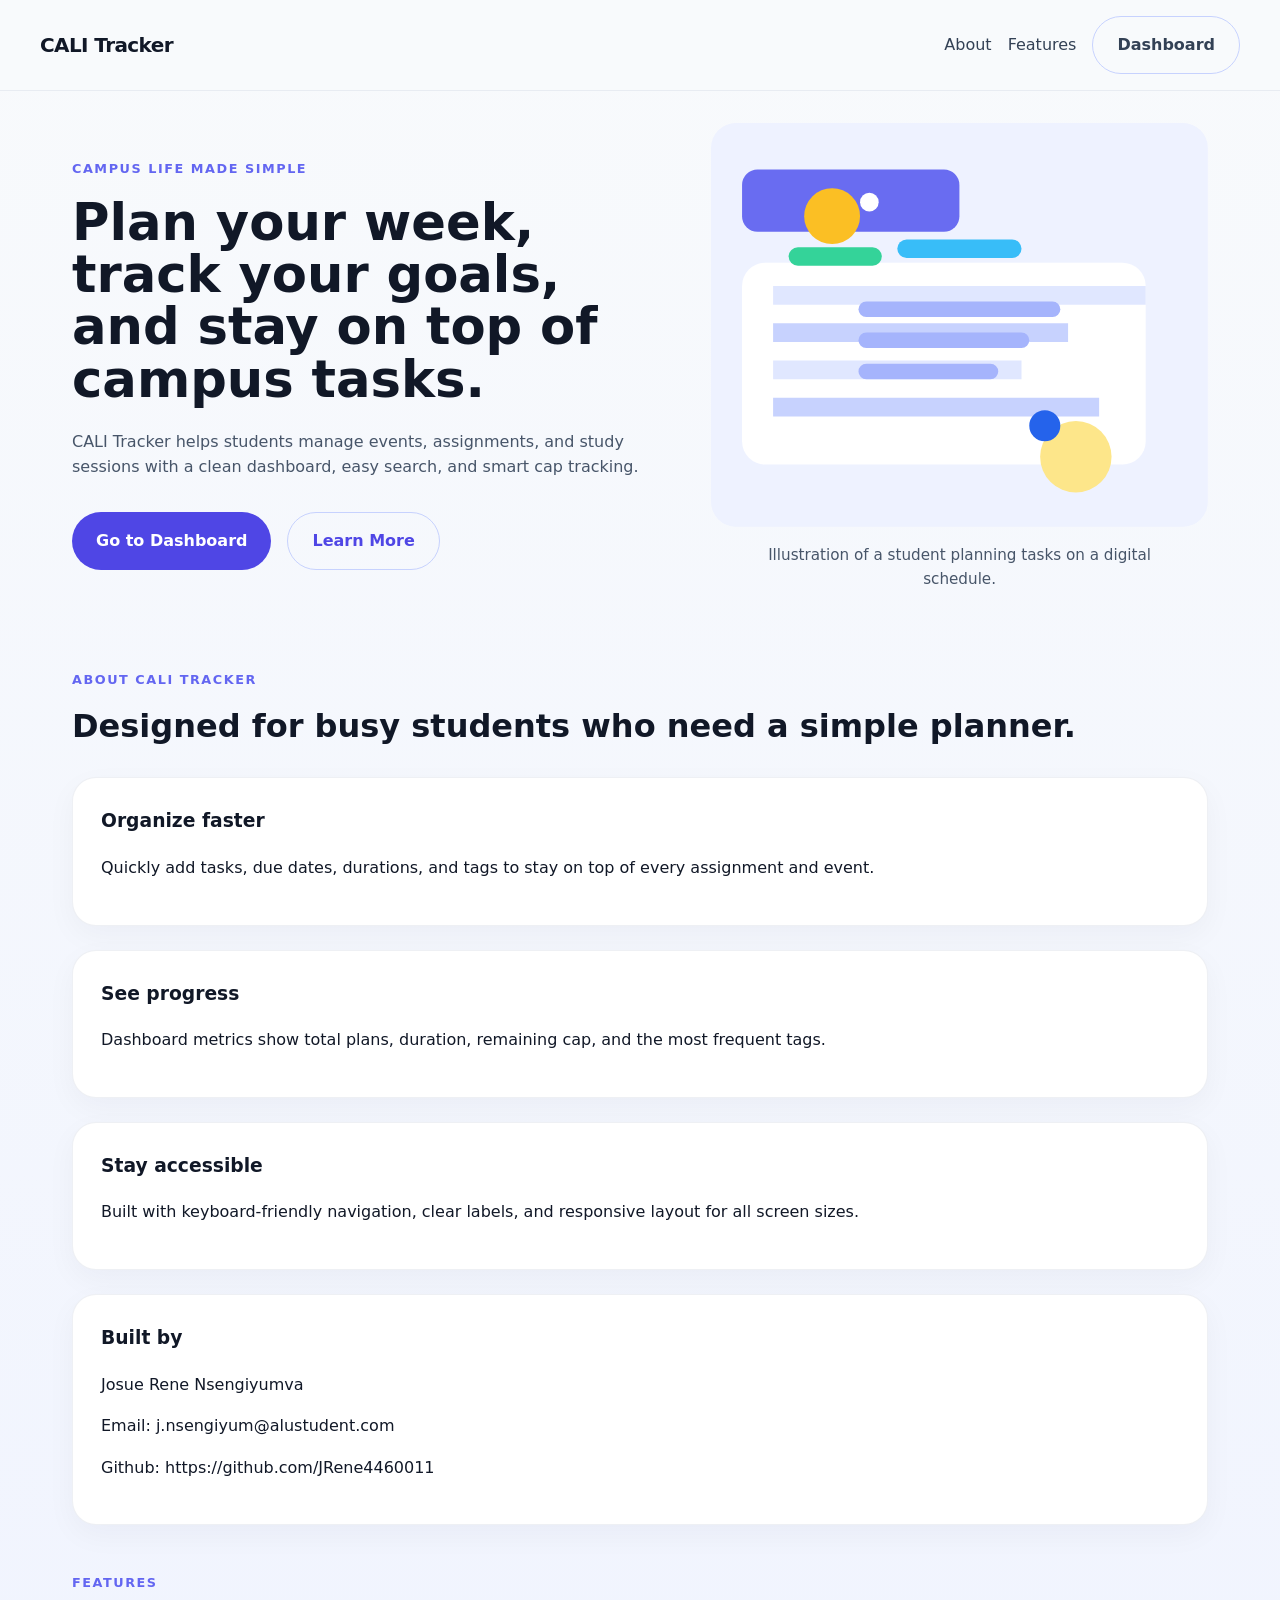
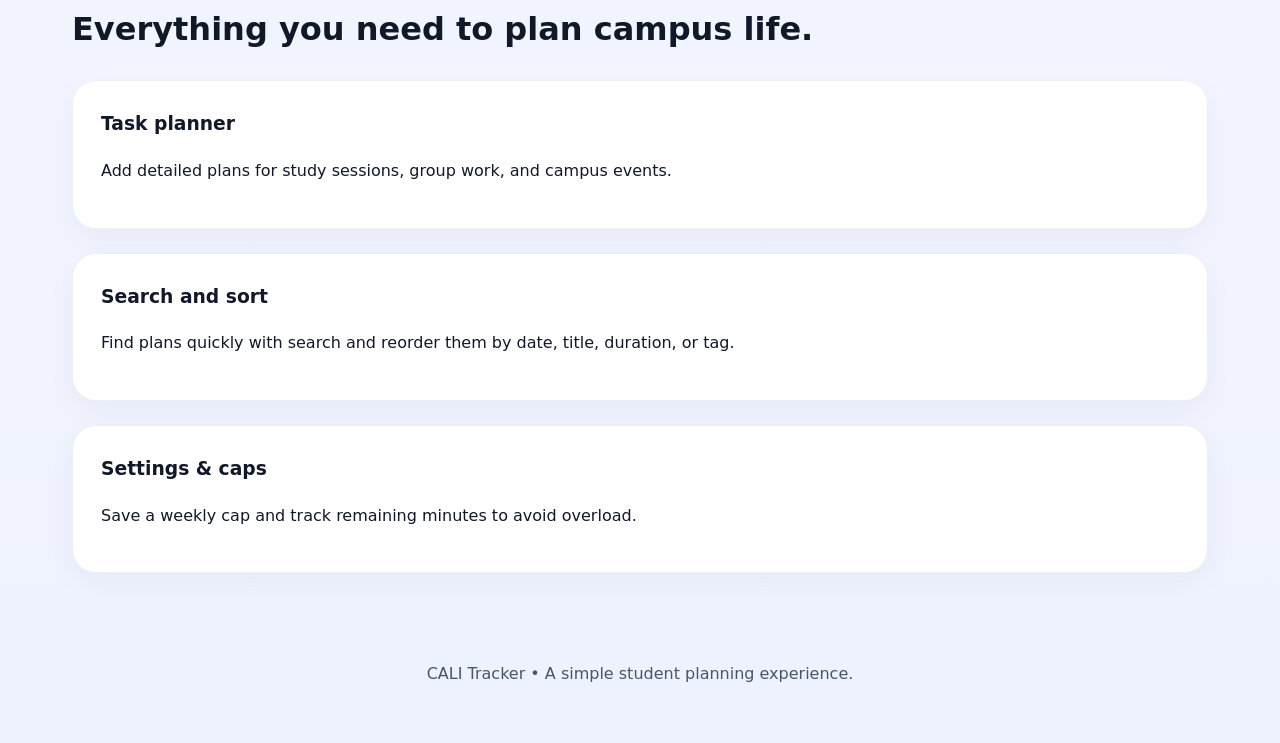
<file: index.html>
<!DOCTYPE html>
<html lang="en">
<head>
    <meta charset="UTF-8">
    <meta name="viewport" content="width=device-width, initial-scale=1.0">
    <title>CALI Tracker | Welcome</title>
    <link rel="stylesheet" href="styles/index.css">
</head>
<body>
    <header class="site-header">
        <div class="brand-row">
            <a class="brand" href="index.html">CALI Tracker</a>
            <nav class="main-nav" aria-label="Primary navigation">
                <a href="#about">About</a>
                <a href="#features">Features</a>
                <a class="button button-secondary" href="dashboard.html">Dashboard</a>
            </nav>
        </div>
    </header>

    <main>
        <section class="hero">
            <div class="hero-copy">
                <p class="eyebrow">Campus Life Made Simple</p>
                <h1>Plan your week, track your goals, and stay on top of campus tasks.</h1>
                <p class="hero-text">CALI Tracker helps students manage events, assignments, and study sessions with a clean dashboard, easy search, and smart cap tracking.</p>
                <div class="hero-actions">
                    <a class="button button-primary" href="dashboard.html">Go to Dashboard</a>
                    <a class="button button-outline" href="#about">Learn More</a>
                </div>
            </div>
            <div class="hero-illustration">
                <svg width="100%" height="100%" viewBox="0 0 640 520" role="img" aria-labelledby="heroTitle heroDesc">
                    <title id="heroTitle">Student planning illustration</title>
                    <desc id="heroDesc">A student using a digital planner to organize tasks and study events.</desc>
                    <rect x="0" y="0" width="640" height="520" rx="32" fill="#eef2ff"/>
                    <rect x="40" y="60" width="280" height="80" rx="20" fill="#6366f1" opacity="0.95"/>
                    <rect x="40" y="180" width="520" height="260" rx="30" fill="#ffffff"/>
                    <circle cx="156" cy="120" r="36" fill="#fbbf24"/>
                    <circle cx="204" cy="102" r="12" fill="#ffffff"/>
                    <path d="M80 210h480v24H80z" fill="#e0e7ff"/>
                    <path d="M80 258h380v24H80z" fill="#c7d2fe"/>
                    <path d="M80 306h320v24H80z" fill="#e0e7ff"/>
                    <path d="M80 354h420v24H80z" fill="#c7d2fe"/>
                    <rect x="100" y="160" width="120" height="24" rx="12" fill="#34d399"/>
                    <rect x="240" y="150" width="160" height="24" rx="12" fill="#38bdf8"/>
                    <rect x="190" y="230" width="260" height="20" rx="10" fill="#a5b4fc"/>
                    <rect x="190" y="270" width="220" height="20" rx="10" fill="#a5b4fc"/>
                    <rect x="190" y="310" width="180" height="20" rx="10" fill="#a5b4fc"/>
                    <circle cx="470" cy="430" r="46" fill="#fde68a"/>
                    <circle cx="430" cy="390" r="20" fill="#2563eb"/>
                </svg>
                <p class="illustration-label">Illustration of a student planning tasks on a digital schedule.</p>
            </div>
        </section>

        <section id="about" class="section about-section">
            <div class="section-header">
                <p class="eyebrow">About CALI Tracker</p>
                <h2>Designed for busy students who need a simple planner.</h2>
            </div>
            <div class="info-grid">
                <article>
                    <h3>Organize faster</h3>
                    <p>Quickly add tasks, due dates, durations, and tags to stay on top of every assignment and event.</p>
                </article>
                <article>
                    <h3>See progress</h3>
                    <p>Dashboard metrics show total plans, duration, remaining cap, and the most frequent tags.</p>
                </article>
                <article>
                    <h3>Stay accessible</h3>
                    <p>Built with keyboard-friendly navigation, clear labels, and responsive layout for all screen sizes.</p>
                </article>
                <article>
                    <h3>Built by</h3>
                    <p>Josue Rene Nsengiyumva</p>
                    <p>Email: <a href="mailto:j.nsengiyum@alustudent.com">j.nsengiyum@alustudent.com</a></p>
                    <p>Github: <a href="https://github.com/JRene4460011" target="_blank" rel="noreferrer">https://github.com/JRene4460011</a></p>
                </article>
            </div>
        </section>

        <section id="features" class="section features-section">
            <div class="section-header">
                <p class="eyebrow">Features</p>
                <h2>Everything you need to plan campus life.</h2>
            </div>
            <div class="feature-cards">
                <article>
                    <h3>Task planner</h3>
                    <p>Add detailed plans for study sessions, group work, and campus events.</p>
                </article>
                <article>
                    <h3>Search and sort</h3>
                    <p>Find plans quickly with search and reorder them by date, title, duration, or tag.</p>
                </article>
                <article>
                    <h3>Settings & caps</h3>
                    <p>Save a weekly cap and track remaining minutes to avoid overload.</p>
                </article>
            </div>
        </section>
    </main>

    <footer class="site-footer">
        <p>CALI Tracker • A simple student planning experience.</p>
    </footer>
</body>
</html>
</file>
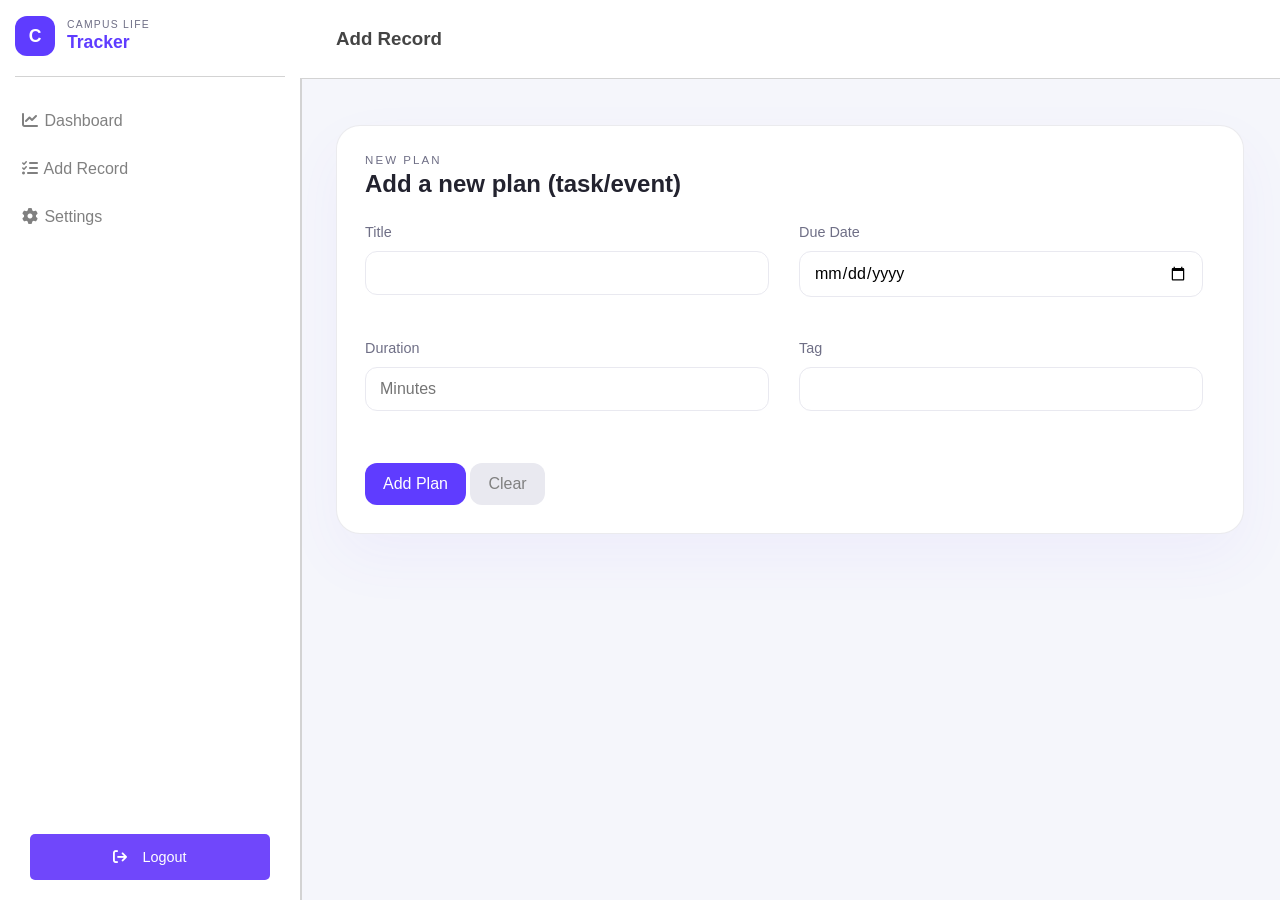
<file: add_record.html>
<!DOCTYPE html>
<html lang="en">
<head>
    <meta charset="UTF-8">
    <meta name="viewport" content="width=device-width, initial-scale=1.0">
    <title>Campus Life Tracker</title>
    <link rel="stylesheet" href="styles/style.css">
    <link rel="stylesheet" href="https://cdnjs.cloudflare.com/ajax/libs/font-awesome/6.5.2/css/all.min.css">
</head>
<body style="background-color: #f5f6fb;">
    <div class="dashboard">
        <button type="button" class="sidebar-toggle" aria-label="Open navigation menu">
            <i class="fa-solid fa-bars"></i>
        </button>

        <!-- THE LEFT SIDE -->
        <aside class="sidebar"> 
            <button type="button" class="sidebar-close" aria-label="Close navigation menu">
                <i class="fa-solid fa-xmark"></i>
            </button>
            <div class="brand">
                <span class="brand-mark">C</span>
                <div>
                    <p class="eyebrow">Campus Life</p>
                    <h3>Tracker</h3>
                </div>
            </div>
            <nav>
                <ul>
                    <li><a href="dashboard.html"><i class="fa-solid fa-chart-line"></i> Dashboard</a></li>
                    <li><a href="add_record.html"><i class="fa-solid fa-list-check"></i> Add Record</a></li>
                    <li><a href="settings.html"><i class="fa-solid fa-gear"></i> Settings</a></li>
                </ul>
            </nav>  
            <div class="bottom-of-sidebar">
                <button class="logout-button" onclick="window.location.href='index.html'"><i class="fa-solid fa-sign-out"> </i>Logout</button>
            </div>
        </aside>
        <div class="sidebar-backdrop" aria-hidden="true"></div>

        <!-- THE RIGHT SIDE -->
        <main class="main-content">
            <!-- The Dashboard title is here -->
            <header>
                <h3> Add Record </h3>
            </header>
            <!-- <h1>Welcome to CALI Tracker</h1>
            <p>Here you can manage your events and tasks efficiently.</p> -->
            <section class="add-record-form">
                <p> NEW PLAN</p>
                <h3> Add a new plan (task/event) </h3>

                <form id="record-form" class="record-form">
                    <div class="input-row">
                        <div class="input-group">
                            <label for="title">Title</label> <br>
                            <input type="text" id="title" name="title" required> <br>
                            <small class="error" id="title-error" role="status" aria-live="polite"></small>
                        </div>
                        <div class="input-group">
                            <label for="duedate">Due Date</label> <br>
                            <input type="date" id="duedate" name="duedate" required> <br>
                            <small class="error" id="duedate-error"></small>
                        </div>
                    </div>
                    <div class="input-row">
                        <div class="input-group">
                            <label for="duration">Duration</label> <br>
                            <input type="number" min="1" id="duration" name="duration" placeholder="Minutes" required> <br>
                            <small class="error" id="duration-error"></small>
                        </div>
                        <div class="input-group">
                            <label for="tag">Tag</label> <br>
                            <input type="text" id="tag" name="tag" required> <br>
                            <small class="error" id="tag-error"></small>
                        </div>
                    </div>
                    <button type="submit">Add Plan</button>
                    <button type="reset" id="clear">Clear</button>
                </form>
            </section>
        </main>
    </div>

<script src="scripts/add_record_simple.js"></script>
<script>
    const sidebarToggle = document.querySelector('.sidebar-toggle');
    const sidebarClose = document.querySelector('.sidebar-close');
    const sidebarBackdrop = document.querySelector('.sidebar-backdrop');
    const sidebarLinks = document.querySelectorAll('.sidebar nav a');

    function openSidebar() {
        document.body.classList.add('sidebar-open');
    }

    function closeSidebar() {
        document.body.classList.remove('sidebar-open');
    }

    sidebarToggle.addEventListener('click', openSidebar);
    sidebarClose.addEventListener('click', closeSidebar);
    sidebarBackdrop.addEventListener('click', closeSidebar);
    sidebarLinks.forEach(link => link.addEventListener('click', closeSidebar));
</script>
</body>
</html>
</file>
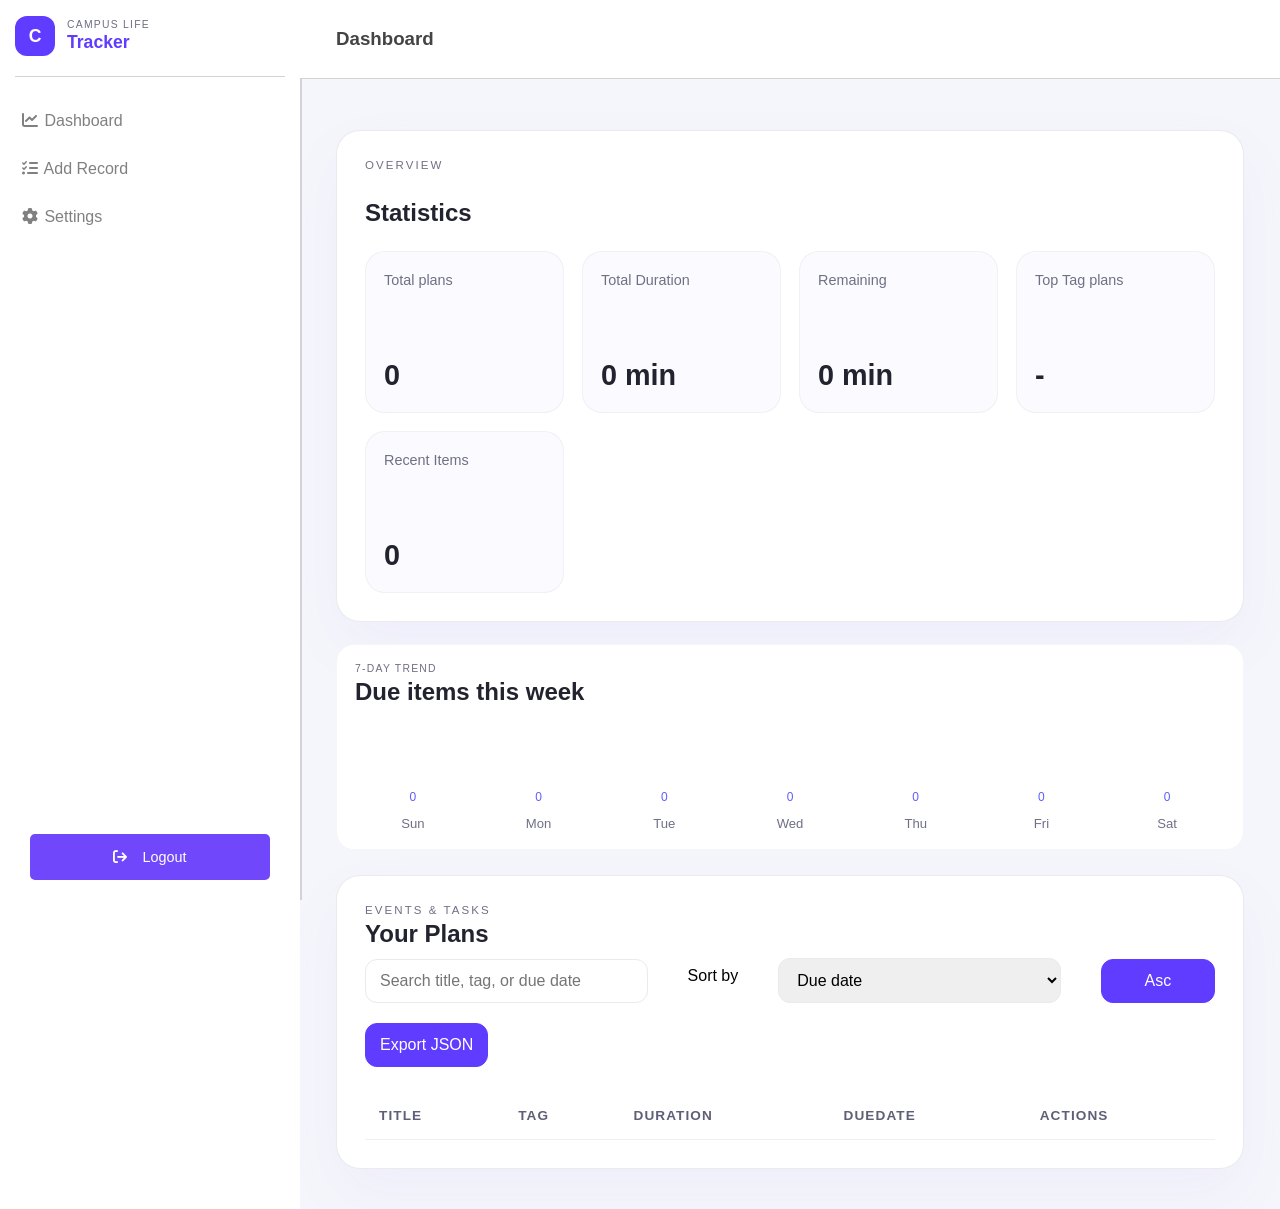
<file: dashboard.html>
<!DOCTYPE html>
<html lang="en">
<head>
    <meta charset="UTF-8">
    <meta name="viewport" content="width=device-width, initial-scale=1.0">
    <title>Campus Life Tracker</title>
    <link rel="stylesheet" href="styles/style.css">
    <link rel="stylesheet" href="https://cdnjs.cloudflare.com/ajax/libs/font-awesome/6.5.2/css/all.min.css">
    <script src="https://code.jquery.com/jquery-3.7.1.min.js"></script>
</head>
<a href="#main-content" class="skip-link">Skip to main content</a>
<body>
    <div class="dashboard">
        <button type="button" class="sidebar-toggle" aria-label="Open navigation menu">
            <i class="fa-solid fa-bars"></i>
        </button>

        <!-- THE LEFT SIDE -->
        <aside class="sidebar"> 
            <button type="button" class="sidebar-close" aria-label="Close navigation menu">
                <i class="fa-solid fa-xmark"></i>
            </button>
            <div class="brand">
                <span class="brand-mark">C</span>
                <div>
                    <p class="eyebrow">Campus Life</p>
                    <h3>Tracker</h3>
                </div>
            </div>
            <nav>
                <ul>
                    <li><a href="dashboard.html"><i class="fa-solid fa-chart-line"></i> Dashboard</a></li>
                    <li><a href="add_record.html"><i class="fa-solid fa-list-check"></i> Add Record</a></li>
                    <li><a href="settings.html"><i class="fa-solid fa-gear"></i> Settings </a></li>
                </ul>
            </nav>  
            <div class="bottom-of-sidebar">
                <button class="logout-button" onclick="window.location.href='index.html'"><i class="fa-solid fa-sign-out"> </i>Logout</button>
            </div>
        </aside>
        <div class="sidebar-backdrop" aria-hidden="true"></div>

        <!-- THE RIGHT SIDE -->
        <main id="main-content" class="main-content">
            <!-- The Dashboard title is here -->
            <header>
                <h3> Dashboard </h3>
            </header>
            <!-- <h1>Welcome to CALI Tracker</h1>
            <p>Here you can manage your events and tasks efficiently.</p> -->
            
            <section class="dashboard-overview">
                <p> OVERVIEW </p>
                <h3> Statistics </h3>
                <article class="statistics-cards">
                    <div class="stat-card">
                        <p class="stat-label"> Total plans</p>
                        <p class="stat-number" id="total-records">0</p>
                    </div>                    
                    <div class="stat-card">
                        <p class="stat-label"> Total Duration</p>
                        <p class="stat-number" id="total-duration">0 min</p>
                    </div>
                    <div class="stat-card">
                        <p class="stat-label">Remaining</p>
                        <p class="stat-number" id="remaining-cap">0 min</p>
                    </div>
                    <div class="stat-card">
                        <p class="stat-label"> Top Tag plans</p>
                        <p class="stat-number" id="top-tag">0</p>
                    </div>
                    <div class="stat-card">
                        <p class="stat-label"> Recent Items </p>
                        <p class="stat-number" id="recent-count">0</p>
                    </div>
                </article>
            </section>

            <div class="trend-card">
                <div class="trend-header">
                    <div>
                        <p class="eyebrow">7-day trend</p>
                        <h3>Due items this week</h3>
                    </div>
                </div>
                <div class="trend-bars" id="trend-bars" aria-hidden="true"></div>
            </div>

            <section class="plans-table">
                <p> EVENTS & TASKS</p>
                <h3> Your Plans </h3>

                <div class="sort-and-search-controls">
                    <label for="plan-search" class="sr-only">Search plans</label>
                    <input id="plan-search" type="search" placeholder="Search title, tag, or due date" aria-label="Search plans"/>

                    <label id="sort-key" for="plan-sort-key">Sort by</label>
                    <select id="plan-sort-key">
                        <option value="dueDate">Due date</option>
                        <option value="title">Title</option>
                        <option value="duration">Duration</option>
                        <option value="tag">Tag</option>
                    </select>

                    <button id="plan-sort-dir" type="button" data-direction="asc">
                    Asc
                    </button>
                </div>

                <div class="plans-toolbar">
                    <button id="export-json" type="button">Export JSON</button>
                </div>
                <div class="table-responsive">
                    <table>
                        <thead>
                            <tr>
                                <th>Title</th>
                                <th>Tag</th>
                                <th>Duration</th>
                                <th>DueDate</th>
                                <th>Actions</th>
                            </tr>
                        </thead>
                        <tbody id="plans-table-body"></tbody>
                    </table>
                </div>
            </section>

        </main>
    </div>

<script src="scripts/dashboard_render.js"></script>
<script>
    // Exporting table data in JSON format/file.
    document.getElementById("export-json").addEventListener("click", function () {

        const file = new Blob(
            [localStorage.getItem("plans") || "[]"],
            { type: "application/json" }
        );

        const link = document.createElement("a");

        link.href = URL.createObjectURL(file);
        link.download = "plans-export.json";

        link.click();
    });


    const sidebarToggle = document.querySelector('.sidebar-toggle');
    const sidebarClose = document.querySelector('.sidebar-close');
    const sidebarBackdrop = document.querySelector('.sidebar-backdrop');
    const sidebarLinks = document.querySelectorAll('.sidebar nav a');

    function openSidebar() {
        document.body.classList.add('sidebar-open');
    }

    function closeSidebar() {
        document.body.classList.remove('sidebar-open');
    }

    sidebarToggle.addEventListener('click', openSidebar);
    sidebarClose.addEventListener('click', closeSidebar);
    sidebarBackdrop.addEventListener('click', closeSidebar);
    sidebarLinks.forEach(link => link.addEventListener('click', closeSidebar));

    document.addEventListener('keydown', (e) => {
    if (e.key === 'Escape') {
        document.body.classList.remove('sidebar-open');
    }
    });
</script>
</body>
</html>
</file>
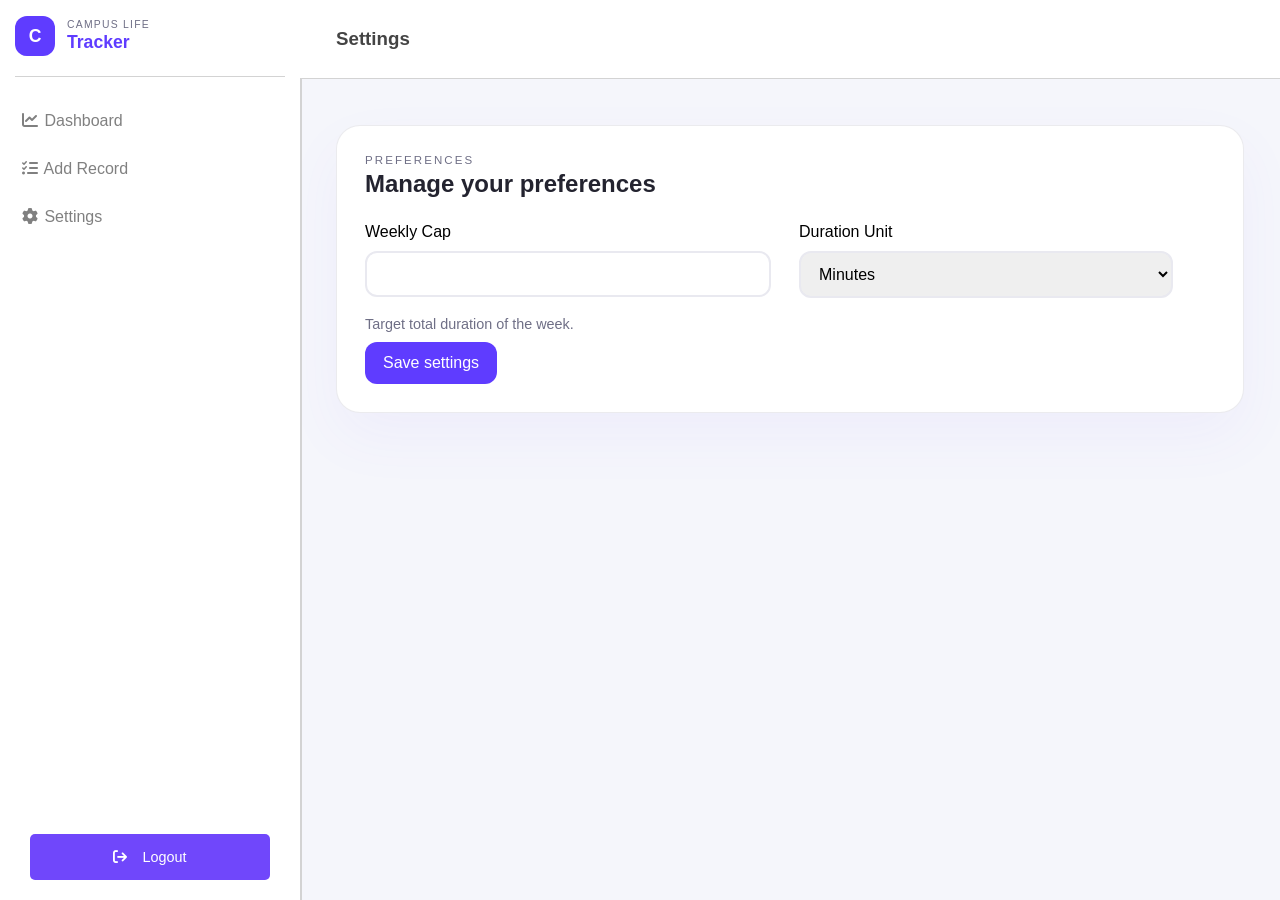
<file: settings.html>
<!DOCTYPE html>
<html lang="en">
<head>
    <meta charset="UTF-8">
    <meta name="viewport" content="width=device-width, initial-scale=1.0">
    <title>Campus Life Tracker</title>
    <link rel="stylesheet" href="styles/style.css">
    <link rel="stylesheet" href="https://cdnjs.cloudflare.com/ajax/libs/font-awesome/6.5.2/css/all.min.css">
</head>
<body style="background-color: #f5f6fb;">
    <div class="dashboard">
        <button type="button" class="sidebar-toggle" aria-label="Open navigation menu">
            <i class="fa-solid fa-bars"></i>
        </button>

        <!-- THE LEFT SIDE -->
        <aside class="sidebar"> 
            <button type="button" class="sidebar-close" aria-label="Close navigation menu">
                <i class="fa-solid fa-xmark"></i>
            </button>
            <div class="brand">
                <span class="brand-mark">C</span>
                <div>
                    <p class="eyebrow">Campus Life</p>
                    <h3>Tracker</h3>
                </div>
            </div>
            <nav>
                <ul>
                    <li><a href="dashboard.html"><i class="fa-solid fa-chart-line"></i> Dashboard</a></li>
                    <li><a href="add_record.html"><i class="fa-solid fa-list-check"></i> Add Record</a></li>
                    <li><a href="settings.html"><i class="fa-solid fa-gear"></i> Settings</a></li>
                </ul>
            </nav>  
            <div class="bottom-of-sidebar">
                <button class="logout-button" onclick="window.location.href='index.html'"><i class="fa-solid fa-sign-out"> </i>Logout</button>
            </div>
        </aside>
        <div class="sidebar-backdrop" aria-hidden="true"></div>

        <!-- THE RIGHT SIDE -->
        <main class="main-content">
            <!-- The Dashboard title is here -->
            <header>
                <h3> Settings </h3>
            </header>
            <!-- <h1>Welcome to CALI Tracker</h1>
            <p>Here you can manage your events and tasks efficiently.</p> -->
            <section class="configure-settings">
                <p> PREFERENCES </p>
                <h3> Manage your preferences </h3>
                <form>
                    <div class="input-row">
                        <div class="input-group">
                            <label for="weeklycap">Weekly Cap</label> <br>
                            <input type="number" min="1" id="weeklycap" name="weeklycap" required>
                        </div>
                        <div class="input-group">
                            <label for="durationunit">Duration Unit</label> <br>
                            <select id="durationunit">
                                <option value="minutes">Minutes</option>
                                <option value="hours">Hours</option>
                            </select>
                        </div>
                    </div>
                    <p> Target total duration of the week.</p>
                    <button type="submit">Save settings</button>
                </form>

                
            </section>
        </main>
    </div>
<script>
    const sidebarToggle = document.querySelector('.sidebar-toggle');
    const sidebarClose = document.querySelector('.sidebar-close');
    const sidebarBackdrop = document.querySelector('.sidebar-backdrop');
    const sidebarLinks = document.querySelectorAll('.sidebar nav a');

    function openSidebar() {
        document.body.classList.add('sidebar-open');
    }

    function closeSidebar() {
        document.body.classList.remove('sidebar-open');
    }

    sidebarToggle.addEventListener('click', openSidebar);
    sidebarClose.addEventListener('click', closeSidebar);
    sidebarBackdrop.addEventListener('click', closeSidebar);
    sidebarLinks.forEach(link => link.addEventListener('click', closeSidebar));
</script>
<script src="scripts/settings.js"></script>
</body>
</html>
</file>
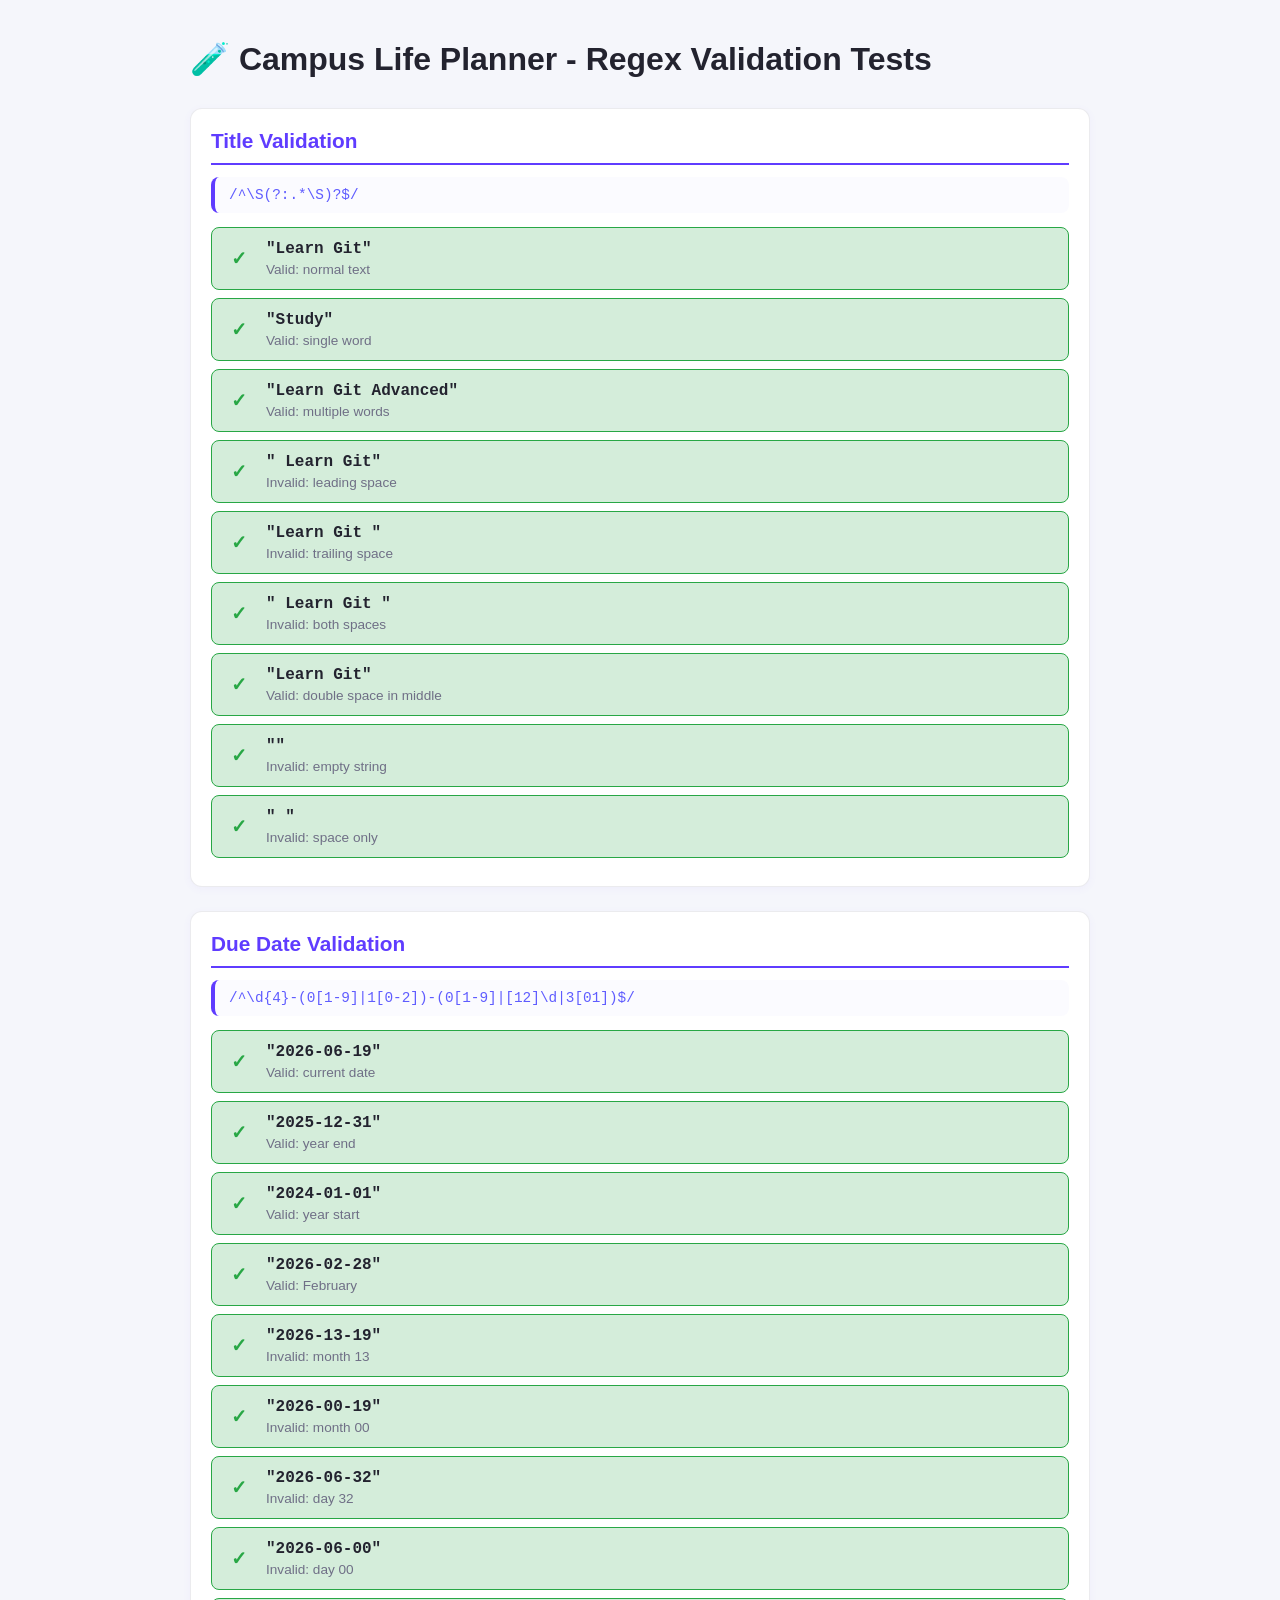
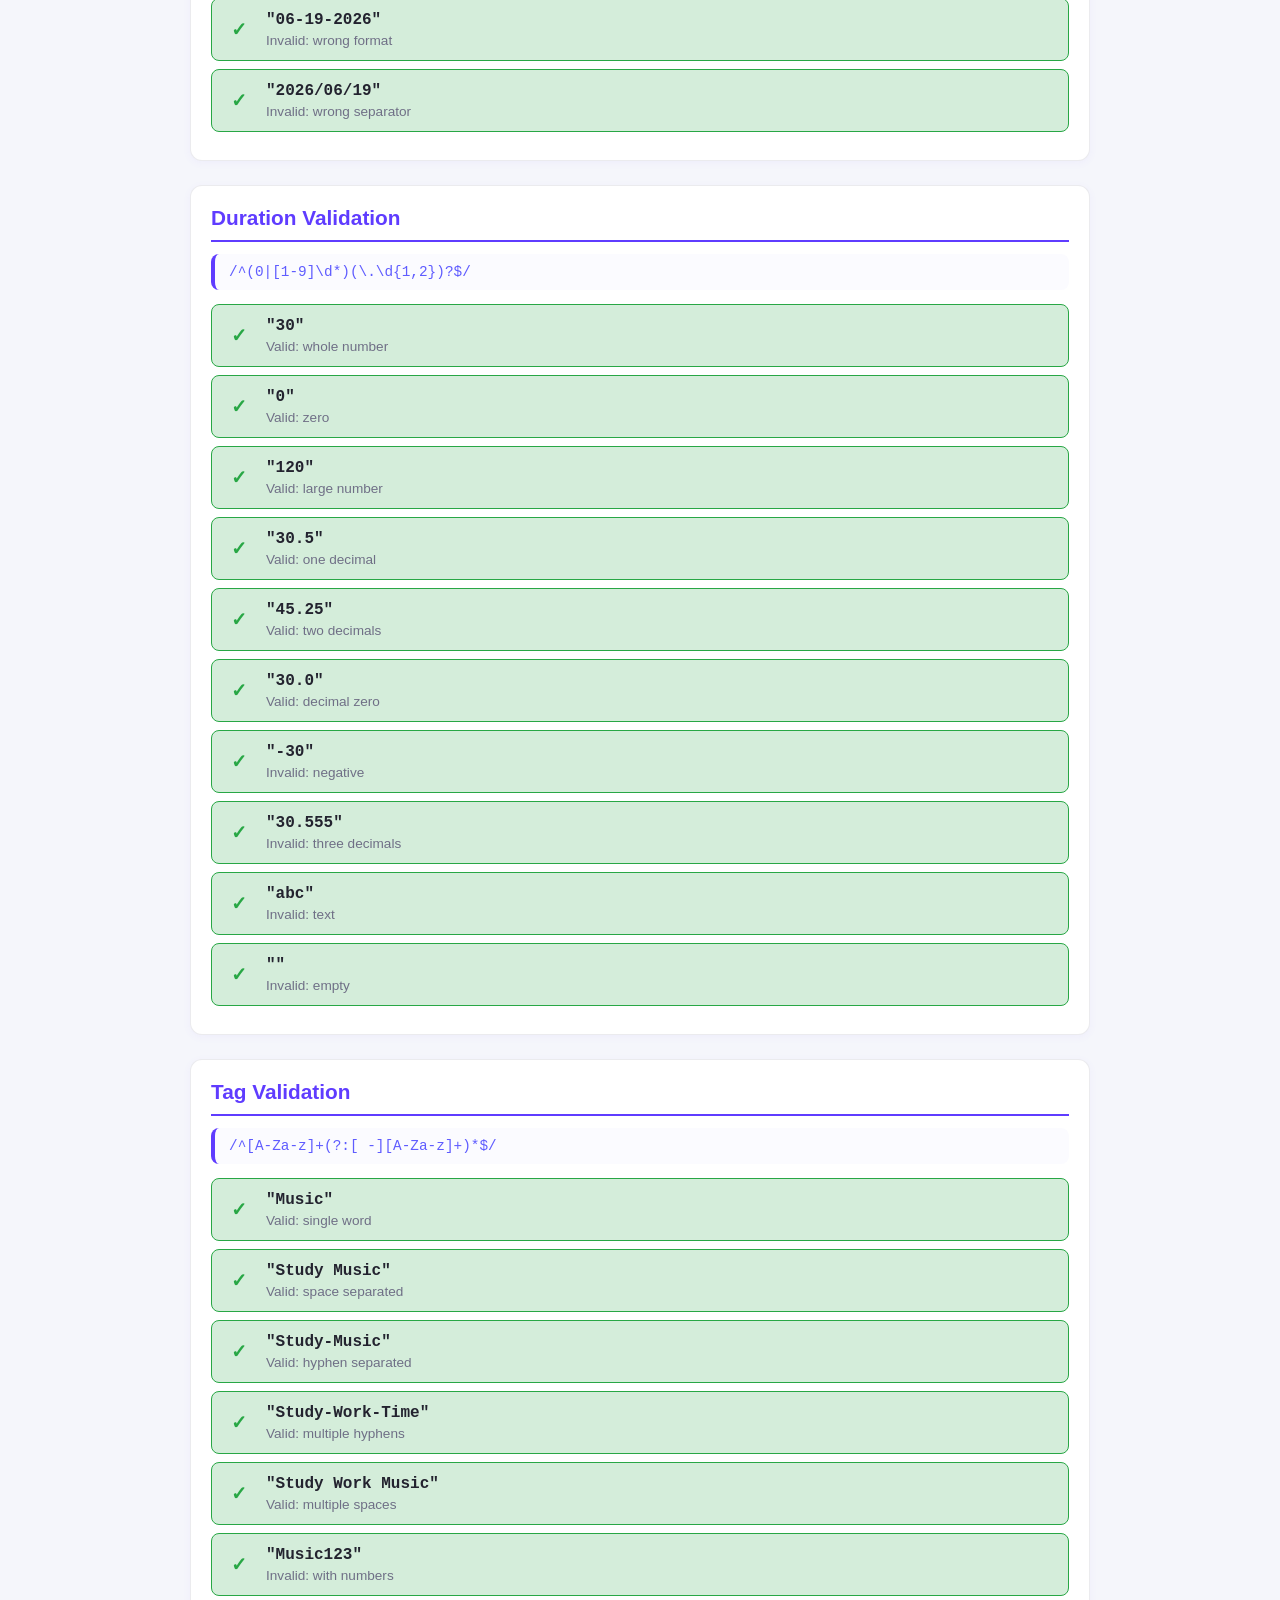
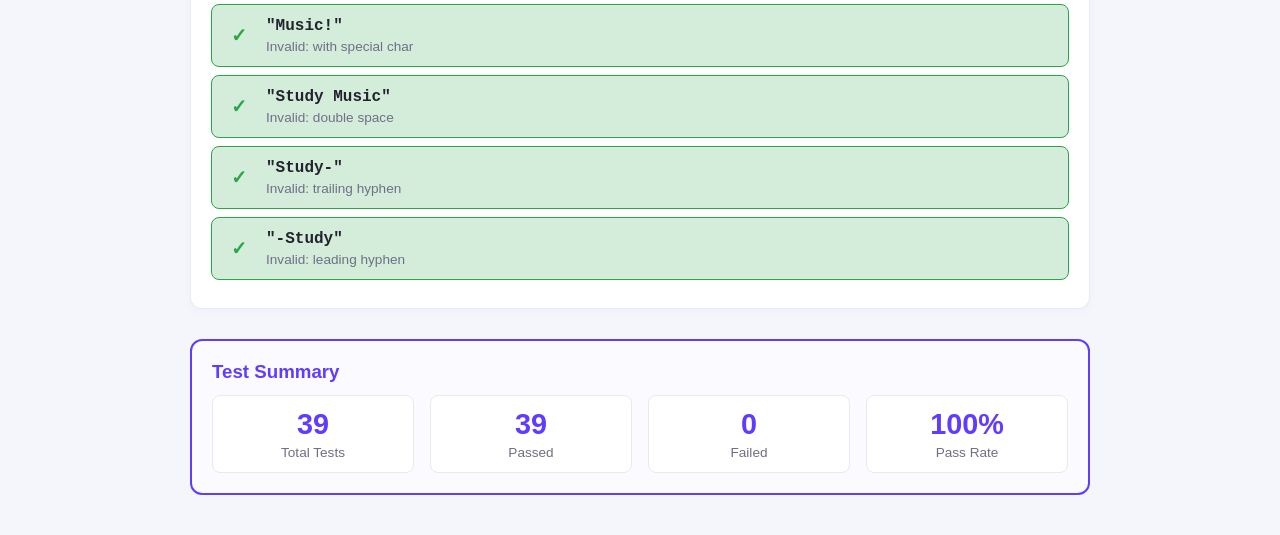
<file: tests.html>
<!DOCTYPE html>
<html lang="en">
<head>
    <meta charset="UTF-8">
    <meta name="viewport" content="width=device-width, initial-scale=1.0">
    <title>Campus Life Planner - Regex Validation Tests</title>
    <style>
        * {
            margin: 0;
            padding: 0;
            box-sizing: border-box;
        }

        body {
            font-family: 'Trebuchet MS', 'Lucida Sans Unicode', 'Lucida Grande', sans-serif;
            background: #f5f6fb;
            padding: 40px 20px;
        }

        .container {
            max-width: 900px;
            margin: 0 auto;
        }

        h1 {
            color: #23232f;
            margin-bottom: 30px;
            font-size: 2rem;
        }

        .test-group {
            background: white;
            border-radius: 12px;
            margin-bottom: 24px;
            padding: 20px;
            border: 1px solid rgba(111, 111, 134, 0.14);
            box-shadow: 0 2px 8px rgba(112, 72, 251, 0.05);
        }

        .test-group h2 {
            color: #5f3cff;
            font-size: 1.3rem;
            margin-bottom: 12px;
            border-bottom: 2px solid #5f3cff;
            padding-bottom: 10px;
        }

        .regex-display {
            background: #fbfbff;
            padding: 10px 14px;
            border-radius: 8px;
            margin-bottom: 14px;
            font-family: 'Courier New', monospace;
            color: #5f5cff;
            font-size: 0.9rem;
            border-left: 4px solid #5f3cff;
        }

        .test-case {
            display: flex;
            align-items: center;
            gap: 12px;
            padding: 12px;
            margin-bottom: 8px;
            border-radius: 8px;
            border: 1px solid #e9e9f0;
        }

        .test-case.pass {
            background: #d4edda;
            border-color: #28a745;
        }

        .test-case.fail {
            background: #f8d7da;
            border-color: #dc3545;
        }

        .test-icon {
            font-weight: bold;
            font-size: 1.2rem;
            min-width: 30px;
            text-align: center;
        }

        .test-case.pass .test-icon {
            color: #28a745;
        }

        .test-case.fail .test-icon {
            color: #dc3545;
        }

        .test-content {
            flex: 1;
        }

        .test-input {
            font-family: 'Courier New', monospace;
            font-weight: bold;
            color: #23232f;
            margin-bottom: 4px;
        }

        .test-label {
            font-size: 0.85rem;
            color: #6f6f86;
        }

        .summary {
            background: #fbfbff;
            border-radius: 12px;
            padding: 20px;
            border: 2px solid #5f3cff;
            margin-top: 30px;
        }

        .summary h3 {
            color: #5f3cff;
            margin-bottom: 12px;
        }

        .summary-stats {
            display: grid;
            grid-template-columns: repeat(auto-fit, minmax(150px, 1fr));
            gap: 16px;
        }

        .stat {
            text-align: center;
            padding: 12px;
            background: white;
            border-radius: 8px;
            border: 1px solid #e9e9f0;
        }

        .stat-number {
            font-size: 1.8rem;
            font-weight: bold;
            color: #5f3cff;
        }

        .stat-label {
            font-size: 0.85rem;
            color: #6f6f86;
            margin-top: 4px;
        }
    </style>
</head>
<body>
    <div class="container">
        <h1>🧪 Campus Life Planner - Regex Validation Tests</h1>
        <div id="test-results"></div>
        <div class="summary">
            <h3>Test Summary</h3>
            <div class="summary-stats">
                <div class="stat">
                    <div class="stat-number" id="total">0</div>
                    <div class="stat-label">Total Tests</div>
                </div>
                <div class="stat">
                    <div class="stat-number" id="passed">0</div>
                    <div class="stat-label">Passed</div>
                </div>
                <div class="stat">
                    <div class="stat-number" id="failed">0</div>
                    <div class="stat-label">Failed</div>
                </div>
                <div class="stat">
                    <div class="stat-number" id="percentage">0%</div>
                    <div class="stat-label">Pass Rate</div>
                </div>
            </div>
        </div>
    </div>

    <script>
        // Regex patterns from add_record_simple.js
        const titleRegex = /^\S(?:.*\S)?$/;
        const dueDateRegex = /^\d{4}-(0[1-9]|1[0-2])-(0[1-9]|[12]\d|3[01])$/;
        const durationRegex = /^(0|[1-9]\d*)(\.\d{1,2})?$/;
        const tagRegex = /^[A-Za-z]+(?:[ -][A-Za-z]+)*$/;

        // Test suites
        const testSuites = [
            {
                name: "Title Validation",
                regex: titleRegex,
                regexStr: `/^\\S(?:.*\\S)?$/`,
                description: "No leading/trailing spaces, handles single words",
                tests: [
                    { input: "Learn Git", expected: true, label: "Valid: normal text" },
                    { input: "Study", expected: true, label: "Valid: single word" },
                    { input: "Learn Git Advanced", expected: true, label: "Valid: multiple words" },
                    { input: " Learn Git", expected: false, label: "Invalid: leading space" },
                    { input: "Learn Git ", expected: false, label: "Invalid: trailing space" },
                    { input: " Learn Git ", expected: false, label: "Invalid: both spaces" },
                    { input: "Learn  Git", expected: true, label: "Valid: double space in middle" },
                    { input: "", expected: false, label: "Invalid: empty string" },
                    { input: " ", expected: false, label: "Invalid: space only" },
                ]
            },
            {
                name: "Due Date Validation",
                regex: dueDateRegex,
                regexStr: `/^\\d{4}-(0[1-9]|1[0-2])-(0[1-9]|[12]\\d|3[01])$/`,
                description: "YYYY-MM-DD format with valid month (01-12) and day (01-31)",
                tests: [
                    { input: "2026-06-19", expected: true, label: "Valid: current date" },
                    { input: "2025-12-31", expected: true, label: "Valid: year end" },
                    { input: "2024-01-01", expected: true, label: "Valid: year start" },
                    { input: "2026-02-28", expected: true, label: "Valid: February" },
                    { input: "2026-13-19", expected: false, label: "Invalid: month 13" },
                    { input: "2026-00-19", expected: false, label: "Invalid: month 00" },
                    { input: "2026-06-32", expected: false, label: "Invalid: day 32" },
                    { input: "2026-06-00", expected: false, label: "Invalid: day 00" },
                    { input: "06-19-2026", expected: false, label: "Invalid: wrong format" },
                    { input: "2026/06/19", expected: false, label: "Invalid: wrong separator" },
                ]
            },
            {
                name: "Duration Validation",
                regex: durationRegex,
                regexStr: `/^(0|[1-9]\\d*)(\\.\\d{1,2})?$/`,
                description: "Positive integer or decimal (0-2 decimal places)",
                tests: [
                    { input: "30", expected: true, label: "Valid: whole number" },
                    { input: "0", expected: true, label: "Valid: zero" },
                    { input: "120", expected: true, label: "Valid: large number" },
                    { input: "30.5", expected: true, label: "Valid: one decimal" },
                    { input: "45.25", expected: true, label: "Valid: two decimals" },
                    { input: "30.0", expected: true, label: "Valid: decimal zero" },
                    { input: "-30", expected: false, label: "Invalid: negative" },
                    { input: "30.555", expected: false, label: "Invalid: three decimals" },
                    { input: "abc", expected: false, label: "Invalid: text" },
                    { input: "", expected: false, label: "Invalid: empty" },
                ]
            },
            {
                name: "Tag Validation",
                regex: tagRegex,
                regexStr: `/^[A-Za-z]+(?:[ -][A-Za-z]+)*$/`,
                description: "Letters only, separated by spaces or hyphens",
                tests: [
                    { input: "Music", expected: true, label: "Valid: single word" },
                    { input: "Study Music", expected: true, label: "Valid: space separated" },
                    { input: "Study-Music", expected: true, label: "Valid: hyphen separated" },
                    { input: "Study-Work-Time", expected: true, label: "Valid: multiple hyphens" },
                    { input: "Study Work Music", expected: true, label: "Valid: multiple spaces" },
                    { input: "Music123", expected: false, label: "Invalid: with numbers" },
                    { input: "Music!", expected: false, label: "Invalid: with special char" },
                    { input: "Study  Music", expected: false, label: "Invalid: double space" },
                    { input: "Study-", expected: false, label: "Invalid: trailing hyphen" },
                    { input: "-Study", expected: false, label: "Invalid: leading hyphen" },
                ]
            }
        ];

        // Render tests
        const resultsContainer = document.getElementById("test-results");
        let totalTests = 0;
        let passedTests = 0;
        let failedTests = 0;

        testSuites.forEach(suite => {
            const groupDiv = document.createElement("div");
            groupDiv.className = "test-group";

            const titleDiv = document.createElement("h2");
            titleDiv.textContent = suite.name;
            groupDiv.appendChild(titleDiv);

            const regexDiv = document.createElement("div");
            regexDiv.className = "regex-display";
            regexDiv.textContent = suite.regexStr;
            groupDiv.appendChild(regexDiv);

            suite.tests.forEach(test => {
                const result = suite.regex.test(test.input);
                const passed = result === test.expected;
                totalTests++;
                if (passed) passedTests++;
                else failedTests++;

                const testDiv = document.createElement("div");
                testDiv.className = `test-case ${passed ? "pass" : "fail"}`;

                const icon = document.createElement("div");
                icon.className = "test-icon";
                icon.textContent = passed ? "✓" : "✗";

                const content = document.createElement("div");
                content.className = "test-content";

                const input = document.createElement("div");
                input.className = "test-input";
                input.textContent = `"${test.input}"`;

                const label = document.createElement("div");
                label.className = "test-label";
                label.textContent = test.label;

                content.appendChild(input);
                content.appendChild(label);

                testDiv.appendChild(icon);
                testDiv.appendChild(content);
                groupDiv.appendChild(testDiv);
            });

            resultsContainer.appendChild(groupDiv);
        });

        // Update summary
        document.getElementById("total").textContent = totalTests;
        document.getElementById("passed").textContent = passedTests;
        document.getElementById("failed").textContent = failedTests;
        document.getElementById("percentage").textContent = 
            Math.round((passedTests / totalTests) * 100) + "%";
    </script>
</body>
</html>
</file>
<file: styles/index.css>
:root {
    color-scheme: light;
    font-family: Inter, system-ui, -apple-system, BlinkMacSystemFont, "Segoe UI", sans-serif;
    background: #f8fafc;
    color: #111827;
}

* {
    box-sizing: border-box;
}

body {
    margin: 0;
    min-height: 100vh;
    line-height: 1.6;
    background: linear-gradient(180deg, #f8fafc 0%, #eef2ff 100%);
}

a {
    color: inherit;
    text-decoration: none;
}

button,
input,
select,
textarea {
    font: inherit;
}

.site-header {
    padding: 1rem 2rem;
    position: sticky;
    top: 0;
    z-index: 10;
    background: rgba(248, 250, 252, 0.95);
    backdrop-filter: blur(10px);
    border-bottom: 1px solid rgba(148, 163, 184, 0.16);
}

.brand-row {
    max-width: 1200px;
    margin: 0 auto;
    display: flex;
    justify-content: space-between;
    align-items: center;
    gap: 1rem;
}

.brand {
    font-size: 1.25rem;
    font-weight: 700;
    letter-spacing: -0.03em;
}

.main-nav {
    display: flex;
    gap: 1rem;
    flex-wrap: wrap;
    align-items: center;
}

.main-nav a {
    color: #334155;
}

.button {
    display: inline-flex;
    align-items: center;
    justify-content: center;
    border-radius: 999px;
    padding: 0.95rem 1.5rem;
    font-weight: 600;
    transition: transform 0.2s ease, box-shadow 0.2s ease;
}

.button:hover {
    transform: translateY(-1px);
}

.button-primary {
    background: #4f46e5;
    color: #ffffff;
}

.button-secondary,
.button-outline {
    background: transparent;
    color: #4f46e5;
    border: 1px solid #c7d2fe;
}

.hero {
    max-width: 1200px;
    margin: 2rem auto 0;
    display: grid;
    grid-template-columns: 1.1fr 0.9fr;
    gap: 2rem;
    align-items: center;
    padding: 0 2rem 4rem;
}

.hero-copy {
    max-width: 640px;
}

.eyebrow {
    margin: 0 0 1rem;
    color: #6366f1;
    font-weight: 700;
    letter-spacing: 0.12em;
    text-transform: uppercase;
    font-size: 0.8rem;
}

h1 {
    font-size: clamp(2.5rem, 4vw, 4.2rem);
    margin: 0;
    line-height: 1.02;
}

.hero-text {
    margin: 1.5rem 0 2rem;
    max-width: 42rem;
    color: #475569;
}

.hero-actions {
    display: flex;
    flex-wrap: wrap;
    gap: 1rem;
}

.hero-illustration {
    display: grid;
    place-items: center;
    min-height: 24rem;
}

.illustration-label {
    margin-top: 1rem;
    color: #475569;
    font-size: 0.95rem;
    text-align: center;
    max-width: 28rem;
}

.section {
    max-width: 1200px;
    margin: 0 auto;
    padding: 0 2rem 3rem;
}

.section-header {
    margin-bottom: 2rem;
}

.section-header h2 {
    font-size: 2rem;
    margin: 0.5rem 0 0;
    line-height: 1.2;
}

.info-grid,
.feature-cards {
    display: grid;
    gap: 1.5rem;
}

.info-grid article,
.feature-cards article {
    background: #ffffff;
    border: 1px solid rgba(148, 163, 184, 0.16);
    border-radius: 24px;
    padding: 1.75rem;
    box-shadow: 0 10px 30px rgba(15, 23, 42, 0.04);
}

.info-grid article h3,
.feature-cards article h3 {
    margin-top: 0;
}

.site-footer {
    margin: 0 auto;
    padding: 1.5rem 2rem 2.5rem;
    max-width: 1200px;
    text-align: center;
    color: #475569;
}

@media (max-width: 900px) {
    .hero {
        grid-template-columns: 1fr;
        padding-top: 1.5rem;
    }

    .hero-illustration {
        order: -1;
    }
}

@media (max-width: 640px) {
    .site-header,
    .section,
    .hero {
        padding-left: 1rem;
        padding-right: 1rem;
    }

    .main-nav {
        gap: 0.75rem;
    }

    .button {
        width: 100%;
    }

    .info-grid,
    .feature-cards {
        grid-template-columns: 1fr;
    }
}
</file>
<file: styles/style.css>
* {
    padding: 0;
    margin: 0;
    font-family: 'Trebuchet MS', 'Lucida Sans Unicode', 'Lucida Grande', 'Lucida Sans', Arial, sans-serif;
}

button {
    cursor: pointer;
}

a {
    text-decoration: none;
    color: inherit;
}

/* .dashboard { */
    /* width: 100%; */
    /* I'll change the Height to auto late. */
    /* height: 200vh;
    background: grey;
    display: grid;
    grid-template-columns: 0.8fr 4.2fr;
    gap: 10px;
} */

.dashboard {
    min-height: auto;
    /* background: #f5f6fb; */
}

.dashboard .sidebar {
    background: white;
    position: fixed;
    top: 0;
    left: 0;
    width: 300px;
    height: 100vh;
    border-right: 2px solid lightgrey;
    transform: translateX(0);
    transition: transform 0.25s ease;
    z-index: 105;
}

.sidebar-toggle,
.sidebar-close {
    display: none;
    border: none;
    background: transparent;
    color: #4f46e5;
    cursor: pointer;
}

.sidebar-toggle {
    position: fixed;
    top: 16px;
    left: 16px;
    width: 44px;
    height: 44px;
    border-radius: 14px;
    background: #5f3cff;
    color: white;
    place-items: center;
    z-index: 110;
}

.sidebar-close {
    position: absolute;
    top: 16px;
    right: 16px;
    width: 38px;
    height: 38px;
    border-radius: 10px;
    background: #eef2ff;
    place-items: center;
    z-index: 106;
    pointer-events: auto;
    cursor: pointer;
}

.sidebar-backdrop {
    display: none;
    position: fixed;
    inset: 0;
    background: rgba(0, 0, 0, 0.35);
    opacity: 0;
    transition: opacity 0.2s ease;
    z-index: 100;
}

.sidebar-open .sidebar-backdrop {
    display: block;
    opacity: 1;
}

.sidebar-open .dashboard .sidebar {
    transform: translateX(0);
}

@media (max-width: 768px) {
    .sidebar {
        transform: translateX(-100%);
    }

    .sidebar-toggle {
        display: grid;
    }

    .sidebar-close {
        display: grid;
    }

    .sidebar-open .sidebar {
        transform: translateX(0);
    }

    .sidebar-open .sidebar-backdrop {
        display: block;
        opacity: 1;
    }

    .dashboard .main-content {
        margin-left: 0;
        padding: 88px 18px 40px;
    }

    .main-content header {
        position: sticky;
        top: 0;
        left: 0;
        right: 0;
        background: white;
        padding: 18px 18px;
        border-bottom: 1px solid lightgrey;
        z-index: 101;
    }
}

.brand {
    display: flex;
    gap: 12px;
    align-items: center;
    padding: 16px 0 20px 0;
    border-bottom: 1px solid lightgrey;
    margin: 0 15px;
}

.brand-mark {
    width: 40px;
    height: 40px;
    border-radius: 12px;
    display: grid;
    place-items: center;
    background: #5f3cff;
    color: white;
    font-weight: 700;
    font-size: 1.1rem;
    flex-shrink: 0;
}

.brand > div {
    display: flex;
    flex-direction: column;
    gap: 2px;
}

.eyebrow {
    margin: 0;
    color: #6f6f86;
    text-transform: uppercase;
    letter-spacing: 0.12em;
    font-size: 0.65rem;
}

.sidebar h3 {
    margin: 0;
    color: #5f3cff;
    font-size: 1.1rem;
}

.sidebar nav {
    /* background: orange; */
    margin-top: 20px;
    text-align: center;
}

.sidebar nav ul {
    list-style: none;
    padding: 0;
    margin: 0;
}

.sidebar nav ul li {
    display: flex;
    align-items: center;
    gap: 10px;
    padding: 15px 20px;
    cursor: pointer;
    color: grey;
}

.sidebar ul li i {
    width: 20px;
    color: grey;
}

.sidebar nav ul li:hover {
    background: #7047FB;
    color: white;
}

.sidebar nav ul li:hover i {
    color: white;
}

.sidebar .bottom-of-sidebar {
    position: absolute;
    bottom: 20px;
    width: 100%;
    display: flex;
    flex-direction: column;
    align-items: center;
    gap: 10px;
}

.bottom-of-sidebar button {
    width: 80%;
    padding: 15px;
    border: none;
    border-radius: 5px;
    cursor: pointer;
    background: #7047FB;
    color: white;
    font-size: 0.9rem;
}

.bottom-of-sidebar button i {
    margin-right: 15px;
}

.bottom-of-sidebar button:hover {
    background: #7047FB;
    color: white;
}

.dashboard .main-content {
    margin-left: 300px;
    padding: 100px 36px 40px;
    background: #f5f6fb;

}

.main-content header {
    position: fixed;
    top: 0;
    left: 300px;
    right: 0;
    background: white;
    padding: 28px 36px;
    border-bottom: 1px solid lightgrey;
    z-index: 1000;
}

.main-content header h3 {
    color: #444;
    font-weight: 600;
}

.dashboard-overview {
    display: grid;
    grid-template-columns: 1fr;
    gap: 24px;
    margin-top: 30px;
    background: white;
    padding: 28px;
    border-radius: 24px;
    border: 1px solid rgba(111, 111, 134, 0.14);
    box-shadow: 0 24px 60px rgba(112, 72, 251, 0.05);
}

.dashboard-overview > p {
    margin: 0;
    color: #6f6f86;
    text-transform: uppercase;
    letter-spacing: 0.18em;
    font-size: 0.72rem;
}

.dashboard-overview > h3 {
    margin: 4px 0 0;
    font-size: 1.5rem;
    color: #23232f;
}

.statistics-cards {
    display: grid;
    grid-template-columns: repeat(auto-fit, minmax(180px, 1fr));
    gap: 18px;
}

.stat-card {
    background: #fbfbff;
    border: 1px solid rgba(111, 111, 134, 0.08);
    border-radius: 20px;
    padding: 20px 18px;
    min-height: 120px;
    display: flex;
    flex-direction: column;
    justify-content: space-between;
}

.stat-label {
    margin: 0 0 12px;
    color: #6f6f86;
    font-size: 0.9rem;
}

.stat-number {
    margin: 0;
    font-size: 1.8rem;
    font-weight: 700;
    color: #23232f;
}

/* 7-day trend chart */
.trend-card {
    margin-top: 22px;
    background: white;
    padding: 18px;
    border-radius: 18px;
    border: 1px solid rgba(111,111,134,0.06);
}

.trend-header {
    display: flex;
    align-items: center;
    justify-content: space-between;
    margin-bottom: 12px;
}

.trend-header h3 {
    margin: 4px 0 0;
    font-size: 1.5rem;
    color: #23232f;
}

.trend-bars {
    display: grid;
    grid-template-columns: repeat(7, 1fr);
    gap: 10px;
    align-items: end;
    min-height: 90px;
}

.trend-bar {
    width: 100%;
    border-radius: 10px;
    background: #dfe4ff;
    position: relative;
    /* use pixel height provided by JS (0-50px) */
    height: var(--bar-px, 0px);
    transition: height 0.25s ease;
}

.trend-bar::after {
    content: attr(data-value);
    position: absolute;
    top: -18px;
    left: 50%;
    transform: translateX(-50%);
    font-size: 0.75rem;
    color: #5f5cff;
}

.trend-labels {
    display: grid;
    grid-template-columns: repeat(7, 1fr);
    gap: 10px;
    margin-top: 8px;
}

.trend-labels span {
    display: block;
    text-align: center;
    color: #6f6f86;
    font-size: 0.82rem;
}

.plans-table {
    padding: 28px;
    margin-top: 25px;
    background: white;
    border-radius: 24px;
    border: 1px solid rgba(111, 111, 134, 0.14);
    box-shadow: 0 24px 60px rgba(112, 72, 251, 0.05);
}

.plans-table > p {
    margin: 0;
    color: #6f6f86;
    text-transform: uppercase;
    letter-spacing: 0.18em;
    font-size: 0.72rem;
}

.plans-table > h3 {
    margin: 4px 0 0;
    font-size: 1.5rem;
    color: #23232f;
}

.plans-table table {
    width: 100%;
    border-collapse: collapse;
    margin-top: 25px;
}

.plans-table table th,
.plans-table table td {
    text-align: left;
    padding: 16px 14px;
    border-bottom: 1px solid #eef0f6;
}

.plans-table table th {
    color: #5f5f77;
    font-size: 0.85rem;
    text-transform: uppercase;
    letter-spacing: 0.08em;
    font-weight: 700;
}

.plans-table table tbody tr {
    background: white;
    transition: background 0.2s ease;
}

.plans-table table tbody tr:nth-child(even) {
    background: #fafbff;
}

.plans-table table tbody tr:hover {
    background: #f4f5ff;
}

.plans-table .btn {
    border: none;
    border-radius: 12px;
    padding: 10px 14px;
    font: inherit;
    cursor: pointer;
}

.plans-table .btn-primary {
    background: #5f3cff;
    color: white;
}

.plans-table .btn-danger {
    background: #ff5f5f;
    color: white;
}

.add-record-form {
    padding: 28px;
    margin-top: 25px;
    /* background: red; */
    background: white;
    border-radius: 24px;
    border: 1px solid rgba(111, 111, 134, 0.14);
    box-shadow: 0 24px 60px rgba(112, 72, 251, 0.05);
}

.add-record-form > p {
    margin: 0;
    color: #6f6f86;
    text-transform: uppercase;
    letter-spacing: 0.18em;
    font-size: 0.72rem;
}

.add-record-form > h3 {
    margin: 4px 0 0;
    font-size: 1.5rem;
    color: #23232f;
}

.add-record-form form {
    margin-top: 25px;
    gap: 18px;
    /* background: orange; */
}

.add-record-form form .input-row {
    display: flex;
    gap: 18px;
    /* background: purple; */
}

.input-row .input-group {
    /* display: flex;
    flex-direction: column;
    gap: 6px; */
    flex: 1;
    margin-bottom: 18px;
}

.add-record-form form .input-row label {
    color: #6f6f86;
    font-size: 0.9rem;
}

.add-record-form form .input-row input {
    flex: 1;
    padding: 12px 14px;
    border: 1px solid #e9e9f0;
    border-radius: 12px;
    font: inherit;
    width: 90%;
    margin-top: 10px;
}

.add-record-form form button {
    background: #5f3cff;
    color: white;
    border: none;
    border-radius: 12px;
    padding: 12px 18px;
    font: inherit;
    cursor: pointer;
    margin-top: 10px;
}

#clear {
    background: #e9e9f0;
    color: grey;
}

.configure-settings {
    padding: 28px;
    margin-top: 25px;
    /* background: red; */
    background: white;
    border-radius: 24px;
    border: 1px solid rgba(111, 111, 134, 0.14);
    box-shadow: 0 24px 60px rgba(112, 72, 251, 0.05);
}

.configure-settings > p {
    margin: 0;
    color: #6f6f86;
    text-transform: uppercase;
    letter-spacing: 0.18em;
    font-size: 0.72rem;
}

.configure-settings > h3 {
    margin: 4px 0 0;
    font-size: 1.5rem;
    color: #23232f;
}

.configure-settings form {
    margin-top: 25px;
    gap: 18px;
    /* background: orange; */
}

.configure-settings form .input-row {
    display: flex;
    gap: 18px;
    /* background: purple; */
}

.configure-settings .input-row .input-group input, select {
    flex: 1;
    padding: 12px 14px;
    border: 2px solid #e9e9f0;
    border-radius: 12px;
    font: inherit;
    width: 90%;
    margin-top: 10px;

}

.configure-settings form p {
    color: #6f6f86;
    font-size: 0.9rem;
}

.configure-settings form button {
    background: #5f3cff;
    color: white;
    border: none;
    border-radius: 12px;
    padding: 12px 18px;
    font: inherit;
    cursor: pointer;
    margin-top: 10px;
}

.error {
    display: block;
    color: #dc2626;
    font-size: 0.85rem;
    margin-top: 6px;
    min-height: 18px;
}

.sort-and-search-controls{
    display: flex;
    align-items: center;
    justify-content: space-between;
    gap: 40px;
}

.sort-and-search-controls input {
    flex: 3;
    padding: 12px 14px;
    border: 1px solid #e9e9f0;
    border-radius: 12px;
    font: inherit;
    margin-top: 10px;
}

.sort-and-search-controls select {
    flex: 3;
    padding: 12px 14px;
    border: 1px solid #e9e9f0;
    border-radius: 12px;
    font: inherit;
    width: 90%;
    margin-top: 10px;
}

.sort-and-search-controls button {
    flex: 1;
    padding: 12px 14px;
    border: 1px solid #5f3cff;
    background: #5f3cff;
    border-radius: 12px;
    font: inherit;
    margin-top: 10px;
    color: white;
}

#plan-search {
    width: 30%;
}

#sort-key {
    padding-right: -50px;
}

.plans-toolbar button {
    padding: 12px 14px;
    border: 1px solid #5f3cff;
    background: #5f3cff;
    border-radius: 12px;
    font: inherit;
    margin-top: 20px;
    color: white;
}

.table-responsive {
    width: 100%;
    overflow-x: auto;
    -webkit-overflow-scrolling: touch;
}

.table-responsive::-webkit-scrollbar {
    height: 8px;
}

.table-responsive::-webkit-scrollbar-track {
    background: #f1f1f1;
}

.table-responsive::-webkit-scrollbar-thumb {
    background: #ccc;
    border-radius: 4px;
}

.table-responsive::-webkit-scrollbar-thumb:hover {
    background: #999;
}

.highlight {
    background: #fffa8c;
    border-radius: 2px;
    padding: 0 2px;
}

.skip-link {
  position: absolute;
  left: -999px;
  top: auto;
  width: 1px;
  height: 1px;
  overflow: hidden;
}
.skip-link:focus {
  left: 1rem;
  top: 1rem;
  width: auto;
  height: auto;
  padding: 0.5rem 1rem;
  background: #111827;
  color: #fff;
  z-index: 1000;
  border-radius: 6px;
}

.sr-only {
  position: absolute !important;
  width: 1px; height: 1px;
  padding: 0; margin: -1px;
  overflow: hidden; clip: rect(0 0 0 0);
  white-space: nowrap; border: 0;
}

@media (max-width: 768px) {
    .table-responsive {
        overflow-x: auto;
    }

    .table-responsive table {
        min-width: 700px;
    }

    .table-responsive table th,
    .table-responsive table td {
        white-space: nowrap;
    }

    .sidebar-toggle {
        display: grid;
    }

    .dashboard .sidebar {
        width: 260px;
        transform: translateX(-100%);
    }

    .sidebar-close {
        display: grid;
    }

    .sidebar .bottom-of-sidebar {
        position: static;
        margin-bottom: 20px;
    }

    .dashboard .main-content {
        margin-left: 0;
        padding: 88px 18px 40px;
    }

    .main-content header {
        position: sticky;
        top: 0;
        left: 0;
        right: 0;
        background: white;
        padding: 18px 18px;
        border-bottom: 1px solid lightgrey;
        z-index: 101;
    }

    .sidebar nav ul li {
        justify-content: flex-start;
    }

    .sort-and-search-controls{
        flex-direction: column;
        align-items: stretch;
        justify-content: flex-start;
        gap: 14px;
    }

    .sort-and-search-controls input,
    .sort-and-search-controls select,
    .sort-and-search-controls button {
        width: 100%;
    }

    .sidebar-open .dashboard .sidebar {
        transform: translateX(0);
    }

    .sidebar-open .sidebar-backdrop {
        display: block;
        opacity: 1;
    }
}
</file>
